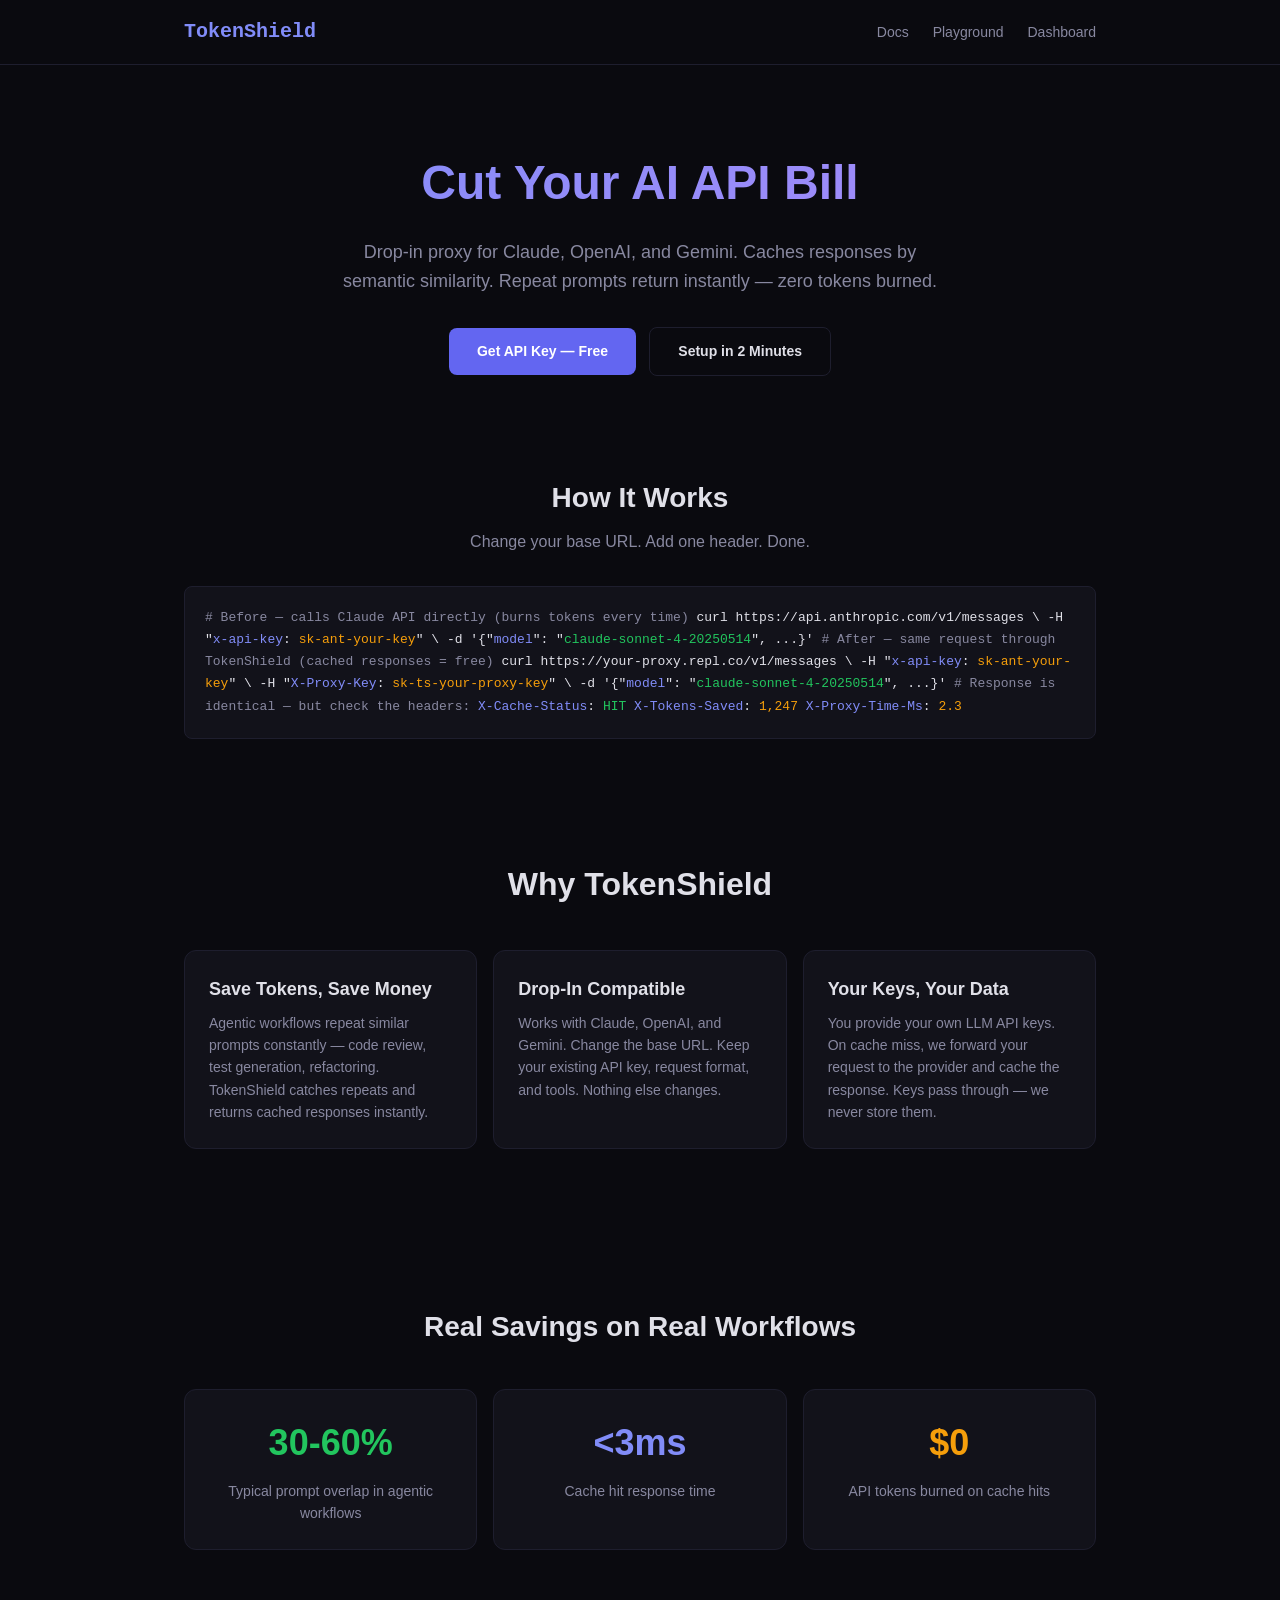
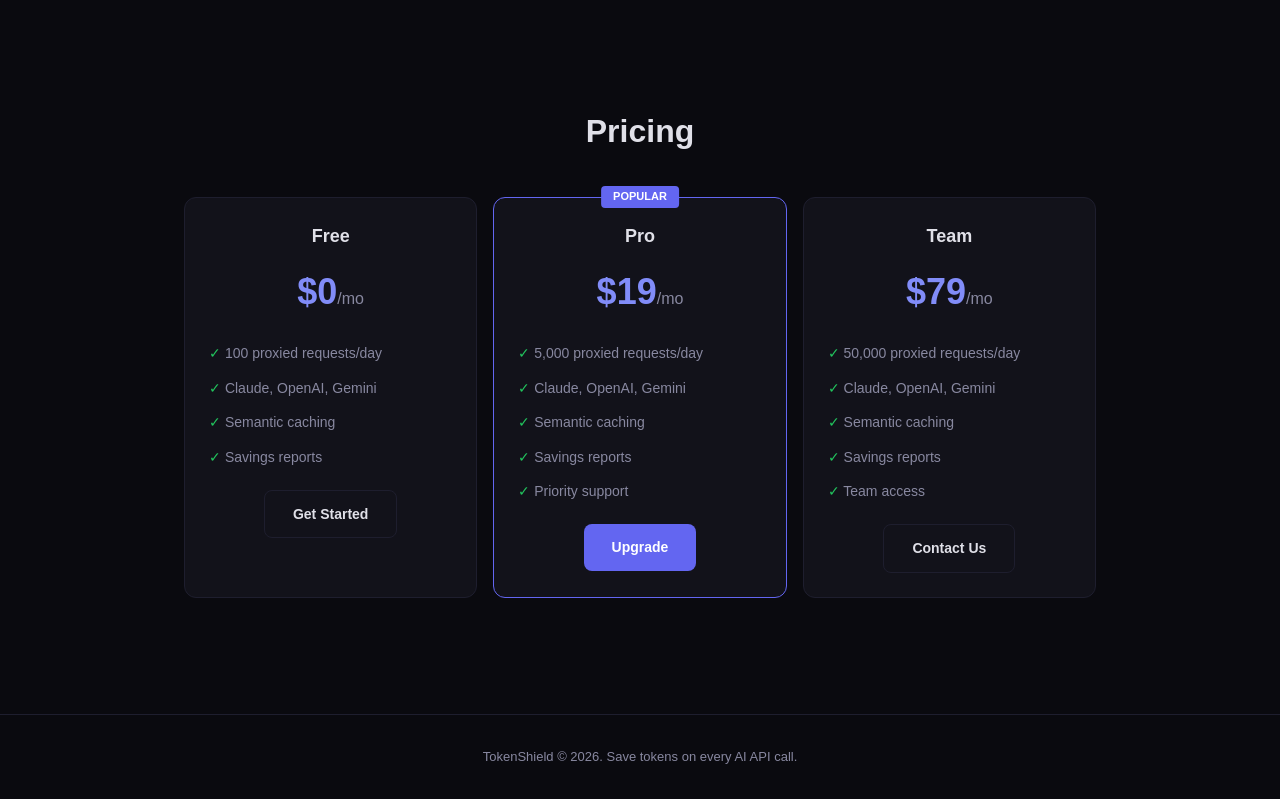
<file: static/index.html>
<!DOCTYPE html>
<html lang="en">
<head>
  <meta charset="UTF-8">
  <meta name="viewport" content="width=device-width, initial-scale=1.0">
  <title>TokenShield — Cut Your AI API Bill</title>
  <link rel="stylesheet" href="/static/styles.css">
</head>
<body>

<nav>
  <div class="container">
    <span class="logo">TokenShield</span>
    <ul>
      <li><a href="/docs">Docs</a></li>
      <li><a href="/playground">Playground</a></li>
      <li><a href="/dashboard">Dashboard</a></li>
    </ul>
  </div>
</nav>

<div class="container">

  <div class="hero">
    <h1>Cut Your AI API Bill</h1>
    <p>Drop-in proxy for Claude, OpenAI, and Gemini. Caches responses by semantic similarity. Repeat prompts return instantly — zero tokens burned.</p>
    <a href="#pricing" class="btn btn-primary">Get API Key — Free</a>
    &nbsp;
    <a href="/docs" class="btn btn-outline">Setup in 2 Minutes</a>
  </div>

  <section>
    <h2 style="text-align:center;font-size:28px;margin-bottom:8px;">How It Works</h2>
    <p style="text-align:center;color:var(--text-dim);margin-bottom:32px;">Change your base URL. Add one header. Done.</p>
    <div class="code-block">
<span class="comment"># Before — calls Claude API directly (burns tokens every time)</span>
curl https://api.anthropic.com/v1/messages \
  -H "<span class="key">x-api-key</span>: <span class="value">sk-ant-your-key</span>" \
  -d '{"<span class="key">model</span>": "<span class="string">claude-sonnet-4-20250514</span>", ...}'

<span class="comment"># After — same request through TokenShield (cached responses = free)</span>
curl https://your-proxy.repl.co/v1/messages \
  -H "<span class="key">x-api-key</span>: <span class="value">sk-ant-your-key</span>" \
  -H "<span class="key">X-Proxy-Key</span>: <span class="value">sk-ts-your-proxy-key</span>" \
  -d '{"<span class="key">model</span>": "<span class="string">claude-sonnet-4-20250514</span>", ...}'

<span class="comment"># Response is identical — but check the headers:</span>
<span class="key">X-Cache-Status</span>: <span class="string">HIT</span>
<span class="key">X-Tokens-Saved</span>: <span class="value">1,247</span>
<span class="key">X-Proxy-Time-Ms</span>: <span class="value">2.3</span>
    </div>
  </section>

  <section class="features">
    <h2>Why TokenShield</h2>
    <div class="grid-3">
      <div class="card">
        <h3>Save Tokens, Save Money</h3>
        <p>Agentic workflows repeat similar prompts constantly — code review, test generation, refactoring. TokenShield catches repeats and returns cached responses instantly.</p>
      </div>
      <div class="card">
        <h3>Drop-In Compatible</h3>
        <p>Works with Claude, OpenAI, and Gemini. Change the base URL. Keep your existing API key, request format, and tools. Nothing else changes.</p>
      </div>
      <div class="card">
        <h3>Your Keys, Your Data</h3>
        <p>You provide your own LLM API keys. On cache miss, we forward your request to the provider and cache the response. Keys pass through — we never store them.</p>
      </div>
    </div>
  </section>

  <section>
    <h2 style="text-align:center;font-size:28px;margin-bottom:32px;">Real Savings on Real Workflows</h2>
    <div class="grid-3">
      <div class="card" style="text-align:center;">
        <div style="font-size:36px;font-weight:800;color:var(--green);">30-60%</div>
        <p style="margin-top:8px;">Typical prompt overlap in agentic workflows</p>
      </div>
      <div class="card" style="text-align:center;">
        <div style="font-size:36px;font-weight:800;color:var(--accent-glow);">&lt;3ms</div>
        <p style="margin-top:8px;">Cache hit response time</p>
      </div>
      <div class="card" style="text-align:center;">
        <div style="font-size:36px;font-weight:800;color:var(--amber);">$0</div>
        <p style="margin-top:8px;">API tokens burned on cache hits</p>
      </div>
    </div>
  </section>

  <section class="pricing" id="pricing">
    <h2>Pricing</h2>
    <div class="grid-3">
      <div class="card price-card">
        <h3>Free</h3>
        <div class="price">$0<span>/mo</span></div>
        <ul>
          <li>100 proxied requests/day</li>
          <li>Claude, OpenAI, Gemini</li>
          <li>Semantic caching</li>
          <li>Savings reports</li>
        </ul>
        <a href="/dashboard" class="btn btn-outline">Get Started</a>
      </div>
      <div class="card price-card popular">
        <h3>Pro</h3>
        <div class="price">$19<span>/mo</span></div>
        <ul>
          <li>5,000 proxied requests/day</li>
          <li>Claude, OpenAI, Gemini</li>
          <li>Semantic caching</li>
          <li>Savings reports</li>
          <li>Priority support</li>
        </ul>
        <a href="/dashboard" class="btn btn-primary">Upgrade</a>
      </div>
      <div class="card price-card">
        <h3>Team</h3>
        <div class="price">$79<span>/mo</span></div>
        <ul>
          <li>50,000 proxied requests/day</li>
          <li>Claude, OpenAI, Gemini</li>
          <li>Semantic caching</li>
          <li>Savings reports</li>
          <li>Team access</li>
        </ul>
        <a href="/dashboard" class="btn btn-outline">Contact Us</a>
      </div>
    </div>
  </section>

</div>

<footer>
  <div class="container">
    TokenShield &copy; 2026. Save tokens on every AI API call.
  </div>
</footer>

</body>
</html>
</file>
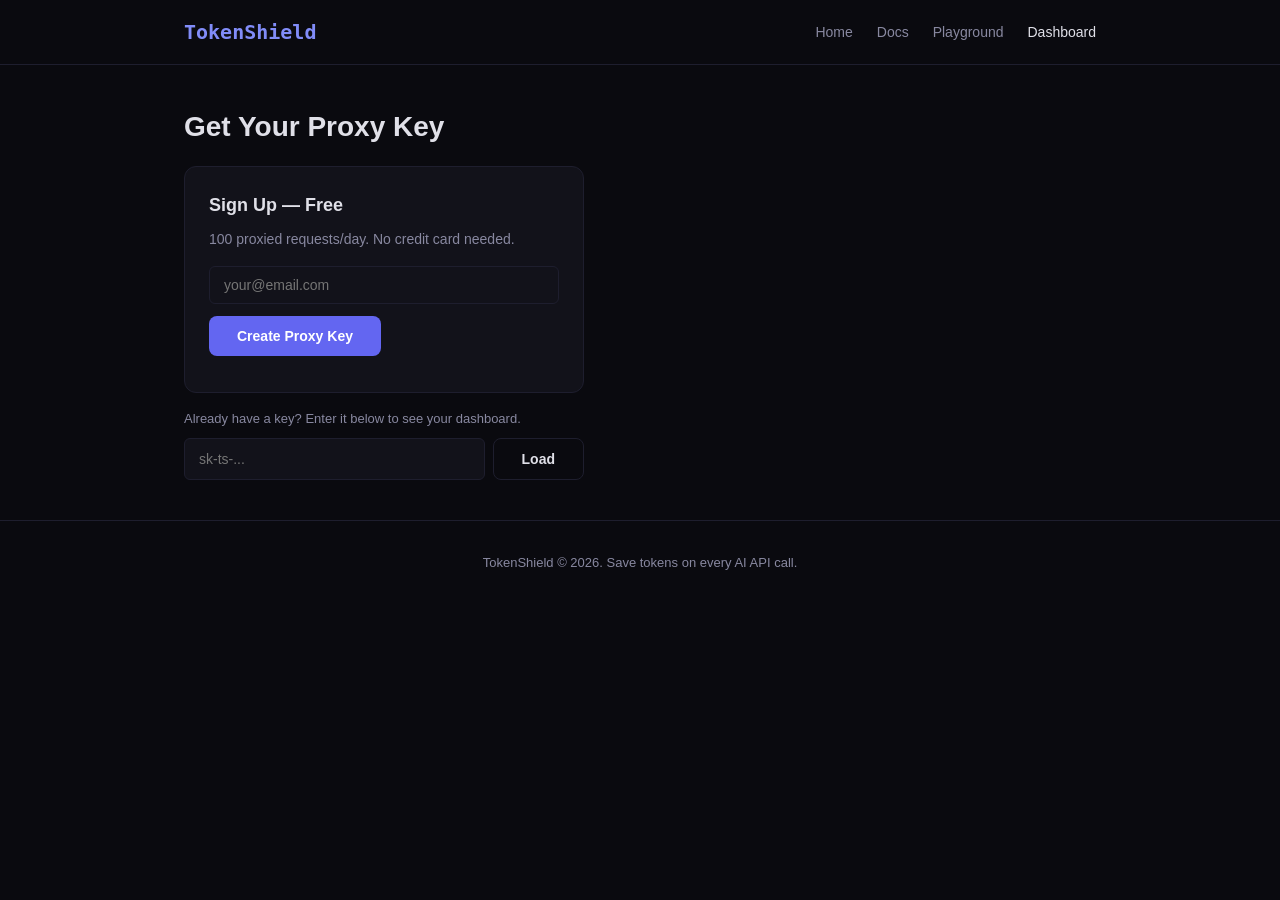
<file: static/dashboard.html>
<!DOCTYPE html>
<html lang="en">
<head>
  <meta charset="UTF-8">
  <meta name="viewport" content="width=device-width, initial-scale=1.0">
  <title>TokenShield — Dashboard</title>
  <link rel="stylesheet" href="/static/styles.css">
</head>
<body>

<nav>
  <div class="container">
    <span class="logo">TokenShield</span>
    <ul>
      <li><a href="/">Home</a></li>
      <li><a href="/docs">Docs</a></li>
      <li><a href="/playground">Playground</a></li>
      <li><a href="/dashboard" style="color:var(--text)">Dashboard</a></li>
    </ul>
  </div>
</nav>

<div class="container">

  <!-- Sign up / Login -->
  <section id="auth-section">
    <h2 style="font-size:28px;margin-bottom:16px;">Get Your Proxy Key</h2>

    <div id="signup-form" class="card" style="max-width:400px;">
      <h3>Sign Up — Free</h3>
      <p style="margin-bottom:16px;">100 proxied requests/day. No credit card needed.</p>
      <input type="email" id="signup-email" placeholder="your@email.com" style="margin-bottom:12px;">
      <button class="btn btn-primary" onclick="signup()" id="signup-btn">Create Proxy Key</button>
      <div id="signup-result" style="margin-top:12px;font-family:var(--mono);font-size:13px;"></div>
    </div>

    <div style="margin-top:16px;">
      <p style="color:var(--text-dim);font-size:13px;">Already have a key? Enter it below to see your dashboard.</p>
      <div style="display:flex;gap:8px;margin-top:8px;max-width:400px;">
        <input type="text" id="api-key-input" placeholder="sk-ts-...">
        <button class="btn btn-outline" onclick="loadDashboard()">Load</button>
      </div>
    </div>
  </section>

  <!-- Dashboard (hidden until key entered) -->
  <section id="dashboard-section" style="display:none;">
    <div style="display:flex;justify-content:space-between;align-items:center;margin-bottom:16px;">
      <h2 style="font-size:28px;">Dashboard</h2>
      <button class="btn btn-outline" onclick="logout()" style="font-size:12px;padding:6px 16px;">Sign Out</button>
    </div>

    <div class="stat-grid" id="stats">
      <div class="card stat-card">
        <div class="number" id="stat-saved">-</div>
        <div class="label">Tokens Saved</div>
      </div>
      <div class="card stat-card">
        <div class="number" id="stat-hits">-</div>
        <div class="label">Cache Hits</div>
      </div>
      <div class="card stat-card">
        <div class="number" id="stat-requests">-</div>
        <div class="label">Total Requests</div>
      </div>
      <div class="card stat-card">
        <div class="number" id="stat-tier">-</div>
        <div class="label">Current Tier</div>
      </div>
    </div>

    <!-- Usage -->
    <div class="card" style="margin-top:16px;">
      <h3>Today's Usage</h3>
      <div class="attestation" style="border:none;padding:0;">
        <div class="row"><span>Requests Today</span><span id="usage-today">-</span></div>
        <div class="row"><span>Daily Limit</span><span id="usage-limit">-</span></div>
        <div class="row"><span>Cache Hit Rate</span><span class="safe" id="usage-hitrate">-</span></div>
      </div>
    </div>

    <!-- Savings by Provider -->
    <div class="card" style="margin-top:16px;">
      <h3>Savings by Provider</h3>
      <div id="savings-breakdown" style="margin-top:12px;">
        <p style="color:var(--text-dim);font-size:13px;">Loading...</p>
      </div>
    </div>

    <!-- Your Key -->
    <div class="card" style="margin-top:16px;">
      <h3>Your Proxy Key</h3>
      <div style="font-family:var(--mono);font-size:14px;padding:8px 0;color:var(--accent-glow);" id="display-key">-</div>
    </div>

    <!-- Actions -->
    <div class="card" style="margin-top:16px;">
      <h3>Actions</h3>
      <div style="display:flex;gap:8px;margin-top:8px;">
        <button class="btn btn-outline" onclick="clearCache()">Clear Cache</button>
        <button class="btn btn-outline" onclick="loadDashboard()">Refresh</button>
      </div>
      <div id="action-result" style="margin-top:8px;font-family:var(--mono);font-size:13px;"></div>
    </div>
  </section>

</div>

<footer>
  <div class="container">
    TokenShield &copy; 2026. Save tokens on every AI API call.
  </div>
</footer>

<script>
const STORAGE_KEY = 'tokenshield_api_key';

// Check for saved key on load
window.addEventListener('DOMContentLoaded', () => {
  const saved = localStorage.getItem(STORAGE_KEY);
  if (saved) {
    document.getElementById('api-key-input').value = saved;
    loadDashboard();
  }
});

async function signup() {
  const email = document.getElementById('signup-email').value.trim();
  if (!email) return;

  const btn = document.getElementById('signup-btn');
  const result = document.getElementById('signup-result');
  btn.disabled = true;
  btn.textContent = 'Creating...';

  try {
    const resp = await fetch('/v1/signup', {
      method: 'POST',
      headers: {'Content-Type': 'application/json'},
      body: JSON.stringify({email}),
    });
    const data = await resp.json();

    if (resp.ok) {
      localStorage.setItem(STORAGE_KEY, data.api_key);
      result.innerHTML = `<span style="color:var(--green)">Key created!</span><br>` +
        `<code style="color:var(--accent-glow)">${data.api_key}</code><br>` +
        `<span style="color:var(--amber);font-size:11px;">Save this key. It cannot be retrieved later.</span>`;
      document.getElementById('api-key-input').value = data.api_key;
      setTimeout(() => loadDashboard(), 1500);
    } else {
      result.innerHTML = `<span style="color:var(--red)">${data.detail || 'Error'}</span>`;
    }
  } catch (e) {
    result.innerHTML = `<span style="color:var(--red)">Error: ${e.message}</span>`;
  }

  btn.disabled = false;
  btn.textContent = 'Create Proxy Key';
}

async function loadDashboard() {
  const key = document.getElementById('api-key-input').value.trim();
  if (!key) return;

  localStorage.setItem(STORAGE_KEY, key);

  try {
    // Load status
    const resp = await fetch('/v1/status', {
      headers: {'X-Proxy-Key': key},
    });

    if (!resp.ok) {
      alert('Invalid proxy key or server error');
      return;
    }

    const data = await resp.json();

    // Show dashboard
    document.getElementById('auth-section').style.display = 'none';
    document.getElementById('dashboard-section').style.display = 'block';

    // Populate stats
    const acct = data.account;
    document.getElementById('stat-saved').textContent = (acct.total_tokens_saved || 0).toLocaleString();
    document.getElementById('stat-hits').textContent = (acct.total_cache_hits || 0).toLocaleString();
    document.getElementById('stat-requests').textContent = (acct.total_requests || 0).toLocaleString();
    document.getElementById('stat-tier').textContent = (acct.tier || 'free').toUpperCase();
    document.getElementById('display-key').textContent = key;
    document.getElementById('usage-today').textContent = acct.requests_today || 0;
    document.getElementById('usage-limit').textContent = (acct.request_limit || 100).toLocaleString();

    const hitRate = data.cache && data.cache.hit_rate != null
      ? (data.cache.hit_rate * 100).toFixed(1) + '%'
      : '0%';
    document.getElementById('usage-hitrate').textContent = hitRate;

    // Load savings breakdown
    loadSavings(key);

  } catch (e) {
    alert('Connection error: ' + e.message);
  }
}

async function loadSavings(key) {
  try {
    const resp = await fetch('/v1/savings', {
      headers: {'X-Proxy-Key': key},
    });
    if (!resp.ok) return;

    const data = await resp.json();
    const container = document.getElementById('savings-breakdown');

    const providers = Object.entries(data.by_provider || {});
    if (providers.length > 0) {
      let html = '<div class="attestation" style="border:none;padding:0;">';
      for (const [name, stats] of providers) {
        html += `<div class="row">
          <span>${name}</span>
          <span class="safe">${(stats.tokens_saved || 0).toLocaleString()} saved (${stats.cache_hits || 0} hits / ${stats.requests || 0} reqs)</span>
        </div>`;
      }
      html += `<div class="row" style="margin-top:8px;font-weight:700;">
        <span>Total Savings</span>
        <span class="safe">${data.savings_percent || 0}%</span>
      </div>`;
      html += '</div>';
      container.innerHTML = html;
    } else {
      container.innerHTML = '<p style="color:var(--text-dim);font-size:13px;">No usage yet. Send your first proxied request to see savings.</p>';
    }
  } catch (e) {
    // Ignore savings load failure
  }
}

async function clearCache() {
  const key = localStorage.getItem(STORAGE_KEY);
  if (!key) return;

  const result = document.getElementById('action-result');
  try {
    const resp = await fetch('/v1/cache/clear', {
      method: 'DELETE',
      headers: {'X-Proxy-Key': key},
    });
    const data = await resp.json();
    if (resp.ok) {
      result.innerHTML = `<span style="color:var(--green)">Cache cleared. ${data.cleared || 0} entries removed.</span>`;
    } else {
      result.innerHTML = `<span style="color:var(--red)">${data.detail || 'Error'}</span>`;
    }
  } catch (e) {
    result.innerHTML = `<span style="color:var(--red)">Error: ${e.message}</span>`;
  }
}

function logout() {
  localStorage.removeItem(STORAGE_KEY);
  document.getElementById('auth-section').style.display = 'block';
  document.getElementById('dashboard-section').style.display = 'none';
  document.getElementById('api-key-input').value = '';
}
</script>

</body>
</html>
</file>
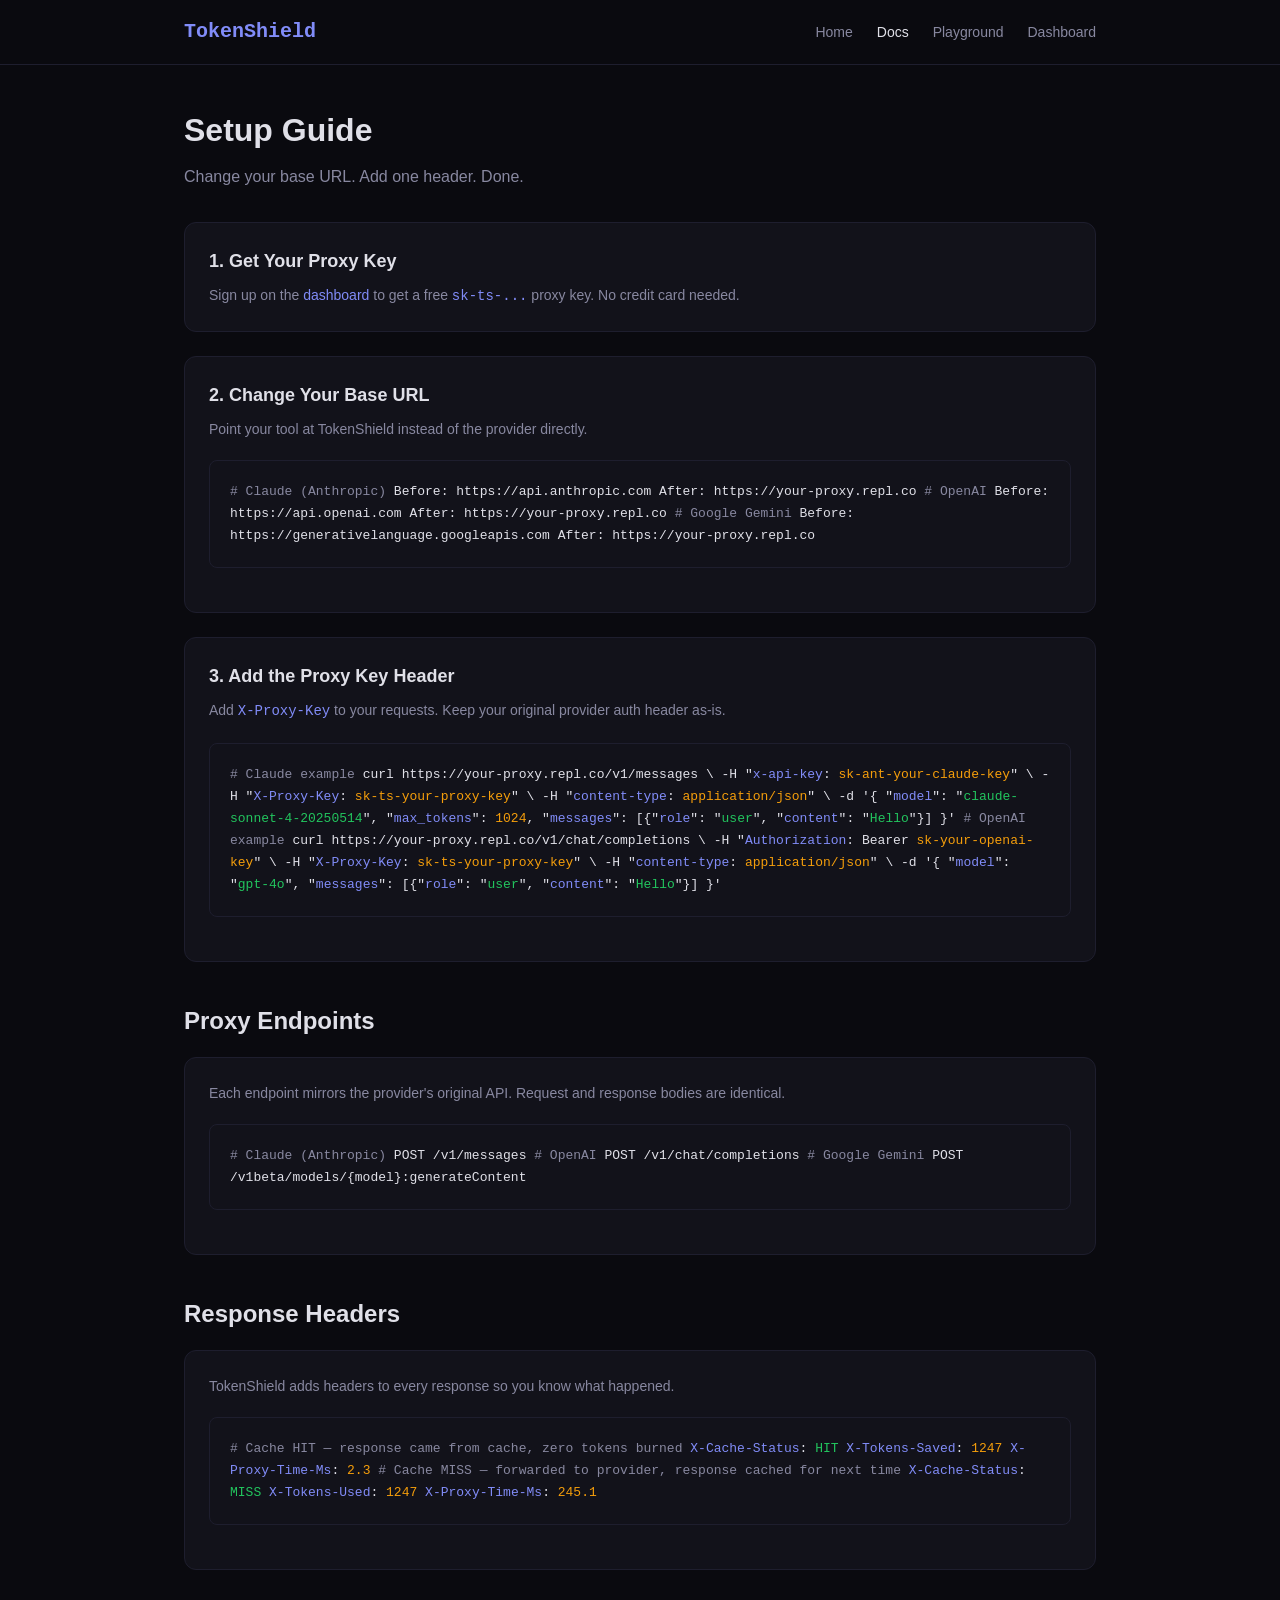
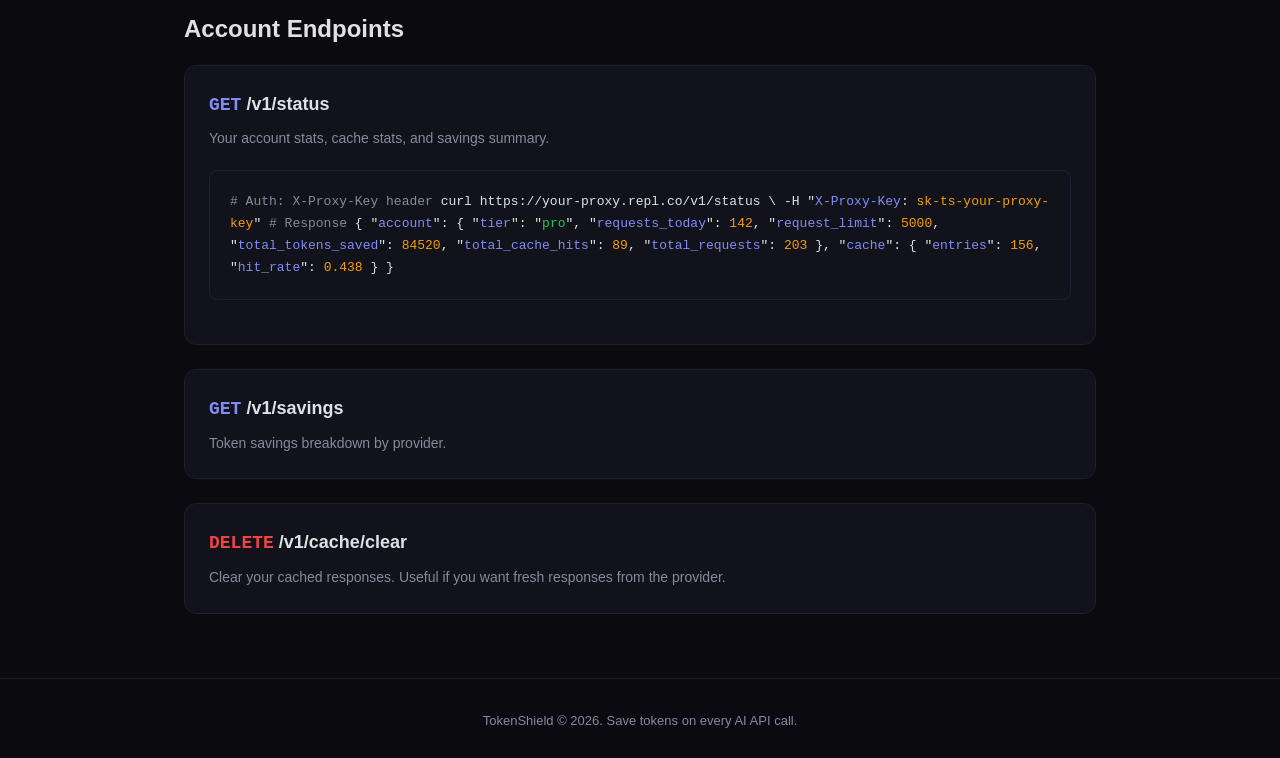
<file: static/docs.html>
<!DOCTYPE html>
<html lang="en">
<head>
  <meta charset="UTF-8">
  <meta name="viewport" content="width=device-width, initial-scale=1.0">
  <title>TokenShield — Setup Guide</title>
  <link rel="stylesheet" href="/static/styles.css">
</head>
<body>

<nav>
  <div class="container">
    <span class="logo">TokenShield</span>
    <ul>
      <li><a href="/">Home</a></li>
      <li><a href="/docs" style="color:var(--text)">Docs</a></li>
      <li><a href="/playground">Playground</a></li>
      <li><a href="/dashboard">Dashboard</a></li>
    </ul>
  </div>
</nav>

<div class="container">
  <section>
    <h1 style="font-size:32px;margin-bottom:8px;">Setup Guide</h1>
    <p style="color:var(--text-dim);margin-bottom:32px;">
      Change your base URL. Add one header. Done.
    </p>

    <!-- Step 1 -->
    <div class="card" style="margin-bottom:24px;">
      <h3>1. Get Your Proxy Key</h3>
      <p>Sign up on the <a href="/dashboard">dashboard</a> to get a free <code style="color:var(--accent-glow)">sk-ts-...</code> proxy key. No credit card needed.</p>
    </div>

    <!-- Step 2 -->
    <div class="card" style="margin-bottom:24px;">
      <h3>2. Change Your Base URL</h3>
      <p>Point your tool at TokenShield instead of the provider directly.</p>
      <div class="code-block">
<span class="comment"># Claude (Anthropic)</span>
Before: https://api.anthropic.com
After:  https://your-proxy.repl.co

<span class="comment"># OpenAI</span>
Before: https://api.openai.com
After:  https://your-proxy.repl.co

<span class="comment"># Google Gemini</span>
Before: https://generativelanguage.googleapis.com
After:  https://your-proxy.repl.co
      </div>
    </div>

    <!-- Step 3 -->
    <div class="card" style="margin-bottom:24px;">
      <h3>3. Add the Proxy Key Header</h3>
      <p>Add <code style="color:var(--accent-glow)">X-Proxy-Key</code> to your requests. Keep your original provider auth header as-is.</p>
      <div class="code-block">
<span class="comment"># Claude example</span>
curl https://your-proxy.repl.co/v1/messages \
  -H "<span class="key">x-api-key</span>: <span class="value">sk-ant-your-claude-key</span>" \
  -H "<span class="key">X-Proxy-Key</span>: <span class="value">sk-ts-your-proxy-key</span>" \
  -H "<span class="key">content-type</span>: <span class="value">application/json</span>" \
  -d '{
    "<span class="key">model</span>": "<span class="string">claude-sonnet-4-20250514</span>",
    "<span class="key">max_tokens</span>": <span class="value">1024</span>,
    "<span class="key">messages</span>": [{"<span class="key">role</span>": "<span class="string">user</span>", "<span class="key">content</span>": "<span class="string">Hello</span>"}]
  }'

<span class="comment"># OpenAI example</span>
curl https://your-proxy.repl.co/v1/chat/completions \
  -H "<span class="key">Authorization</span>: Bearer <span class="value">sk-your-openai-key</span>" \
  -H "<span class="key">X-Proxy-Key</span>: <span class="value">sk-ts-your-proxy-key</span>" \
  -H "<span class="key">content-type</span>: <span class="value">application/json</span>" \
  -d '{
    "<span class="key">model</span>": "<span class="string">gpt-4o</span>",
    "<span class="key">messages</span>": [{"<span class="key">role</span>": "<span class="string">user</span>", "<span class="key">content</span>": "<span class="string">Hello</span>"}]
  }'
      </div>
    </div>

    <!-- API Endpoints -->
    <h2 style="margin-top:40px;margin-bottom:16px;">Proxy Endpoints</h2>
    <div class="card" style="margin-bottom:24px;">
      <p>Each endpoint mirrors the provider's original API. Request and response bodies are identical.</p>
      <div class="code-block">
<span class="comment"># Claude (Anthropic)</span>
POST /v1/messages

<span class="comment"># OpenAI</span>
POST /v1/chat/completions

<span class="comment"># Google Gemini</span>
POST /v1beta/models/{model}:generateContent
      </div>
    </div>

    <!-- Response Headers -->
    <h2 style="margin-top:40px;margin-bottom:16px;">Response Headers</h2>
    <div class="card" style="margin-bottom:24px;">
      <p>TokenShield adds headers to every response so you know what happened.</p>
      <div class="code-block">
<span class="comment"># Cache HIT — response came from cache, zero tokens burned</span>
<span class="key">X-Cache-Status</span>: <span class="string">HIT</span>
<span class="key">X-Tokens-Saved</span>: <span class="value">1247</span>
<span class="key">X-Proxy-Time-Ms</span>: <span class="value">2.3</span>

<span class="comment"># Cache MISS — forwarded to provider, response cached for next time</span>
<span class="key">X-Cache-Status</span>: <span class="string">MISS</span>
<span class="key">X-Tokens-Used</span>: <span class="value">1247</span>
<span class="key">X-Proxy-Time-Ms</span>: <span class="value">245.1</span>
      </div>
    </div>

    <!-- Account Endpoints -->
    <h2 style="margin-top:40px;margin-bottom:16px;">Account Endpoints</h2>

    <div class="card" style="margin-bottom:24px;">
      <h3><span style="color:var(--accent-glow);font-family:var(--mono);">GET</span> /v1/status</h3>
      <p>Your account stats, cache stats, and savings summary.</p>
      <div class="code-block">
<span class="comment"># Auth: X-Proxy-Key header</span>
curl https://your-proxy.repl.co/v1/status \
  -H "<span class="key">X-Proxy-Key</span>: <span class="value">sk-ts-your-proxy-key</span>"

<span class="comment"># Response</span>
{
  "<span class="key">account</span>": {
    "<span class="key">tier</span>": "<span class="string">pro</span>",
    "<span class="key">requests_today</span>": <span class="value">142</span>,
    "<span class="key">request_limit</span>": <span class="value">5000</span>,
    "<span class="key">total_tokens_saved</span>": <span class="value">84520</span>,
    "<span class="key">total_cache_hits</span>": <span class="value">89</span>,
    "<span class="key">total_requests</span>": <span class="value">203</span>
  },
  "<span class="key">cache</span>": {
    "<span class="key">entries</span>": <span class="value">156</span>,
    "<span class="key">hit_rate</span>": <span class="value">0.438</span>
  }
}
      </div>
    </div>

    <div class="card" style="margin-bottom:24px;">
      <h3><span style="color:var(--accent-glow);font-family:var(--mono);">GET</span> /v1/savings</h3>
      <p>Token savings breakdown by provider.</p>
    </div>

    <div class="card" style="margin-bottom:24px;">
      <h3><span style="color:var(--red);font-family:var(--mono);">DELETE</span> /v1/cache/clear</h3>
      <p>Clear your cached responses. Useful if you want fresh responses from the provider.</p>
    </div>

  </section>
</div>

<footer>
  <div class="container">
    TokenShield &copy; 2026. Save tokens on every AI API call.
  </div>
</footer>

</body>
</html>
</file>
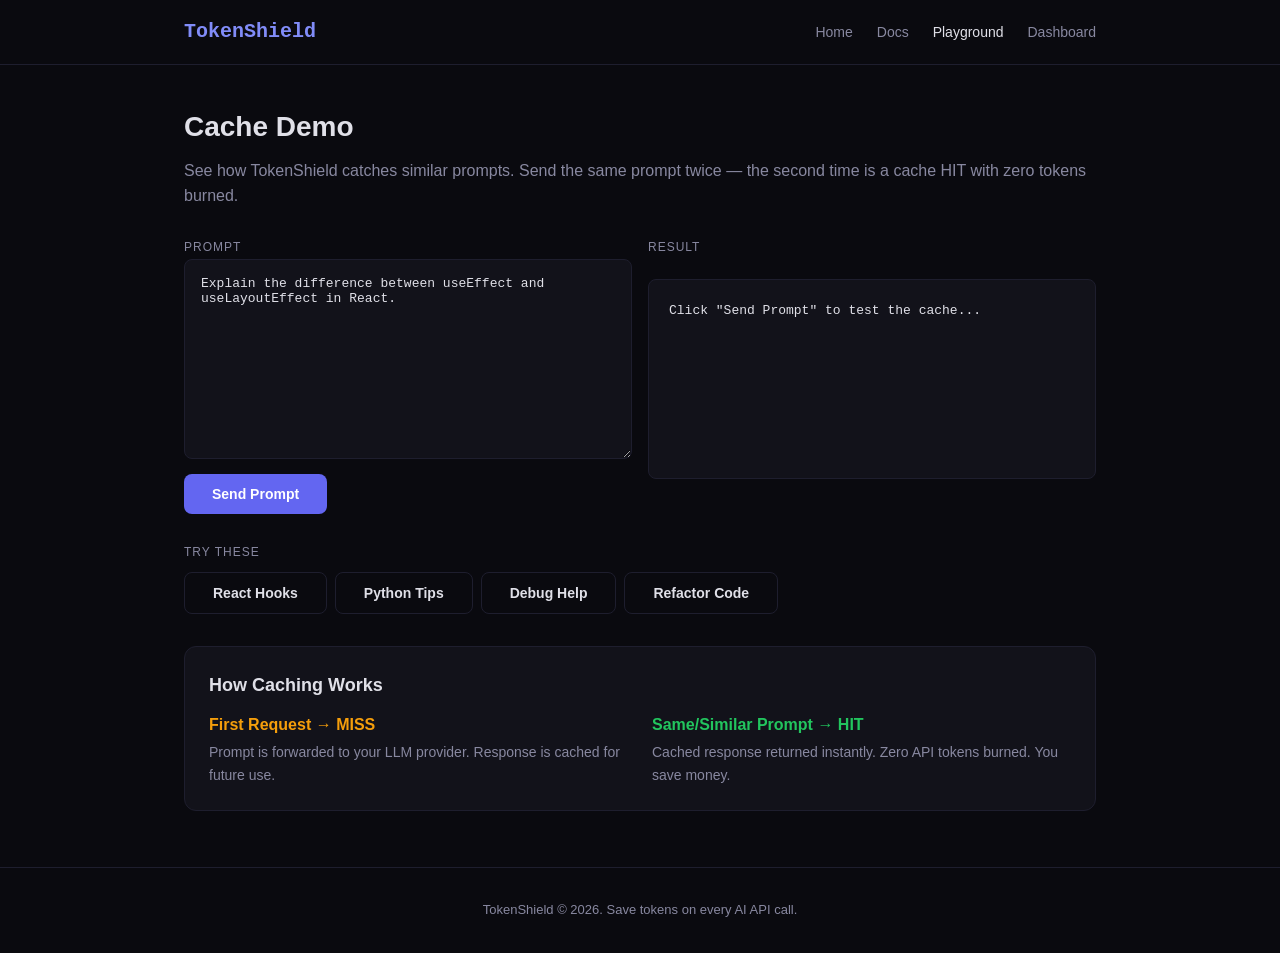
<file: static/playground.html>
<!DOCTYPE html>
<html lang="en">
<head>
  <meta charset="UTF-8">
  <meta name="viewport" content="width=device-width, initial-scale=1.0">
  <title>TokenShield — Playground</title>
  <link rel="stylesheet" href="/static/styles.css">
</head>
<body>

<nav>
  <div class="container">
    <span class="logo">TokenShield</span>
    <ul>
      <li><a href="/">Home</a></li>
      <li><a href="/docs">Docs</a></li>
      <li><a href="/playground" style="color:var(--text)">Playground</a></li>
      <li><a href="/dashboard">Dashboard</a></li>
    </ul>
  </div>
</nav>

<div class="container">
  <section>
    <h2 style="font-size:28px;margin-bottom:8px;">Cache Demo</h2>
    <p style="color:var(--text-dim);margin-bottom:24px;">
      See how TokenShield catches similar prompts. Send the same prompt twice — the second time is a cache HIT with zero tokens burned.
    </p>

    <div class="playground-area">
      <div>
        <label style="font-size:12px;color:var(--text-dim);text-transform:uppercase;letter-spacing:1px;">Prompt</label>
        <textarea id="input" placeholder="Type a prompt here...">Explain the difference between useEffect and useLayoutEffect in React.</textarea>
        <br>
        <div style="display:flex;gap:8px;align-items:center;margin-top:8px;">
          <button class="btn btn-primary" onclick="runDemo()" id="demoBtn">Send Prompt</button>
          <span id="timing" style="color:var(--text-dim);font-size:13px;"></span>
        </div>
      </div>
      <div>
        <label style="font-size:12px;color:var(--text-dim);text-transform:uppercase;letter-spacing:1px;">Result</label>
        <div id="output" class="code-block" style="min-height:200px;white-space:pre-wrap;">Click "Send Prompt" to test the cache...</div>
      </div>
    </div>

    <!-- Quick examples -->
    <div style="margin-top:24px;">
      <label style="font-size:12px;color:var(--text-dim);text-transform:uppercase;letter-spacing:1px;">Try These</label>
      <div style="display:flex;gap:8px;margin-top:8px;flex-wrap:wrap;">
        <button class="btn btn-outline" onclick="loadExample('react')">React Hooks</button>
        <button class="btn btn-outline" onclick="loadExample('python')">Python Tips</button>
        <button class="btn btn-outline" onclick="loadExample('debug')">Debug Help</button>
        <button class="btn btn-outline" onclick="loadExample('refactor')">Refactor Code</button>
      </div>
    </div>

    <!-- How it works -->
    <div class="card" style="margin-top:32px;">
      <h3>How Caching Works</h3>
      <div style="display:grid;grid-template-columns:1fr 1fr;gap:24px;margin-top:12px;">
        <div>
          <div style="color:var(--amber);font-weight:700;margin-bottom:4px;">First Request → MISS</div>
          <p>Prompt is forwarded to your LLM provider. Response is cached for future use.</p>
        </div>
        <div>
          <div style="color:var(--green);font-weight:700;margin-bottom:4px;">Same/Similar Prompt → HIT</div>
          <p>Cached response returned instantly. Zero API tokens burned. You save money.</p>
        </div>
      </div>
    </div>

  </section>
</div>

<footer>
  <div class="container">
    TokenShield &copy; 2026. Save tokens on every AI API call.
  </div>
</footer>

<script>
const examples = {
  react: "Explain the difference between useEffect and useLayoutEffect in React.",
  python: "What are the best practices for Python list comprehensions vs generator expressions?",
  debug: "How do I debug a memory leak in a Node.js application?",
  refactor: "Refactor this function to use async/await instead of callbacks.",
};

function loadExample(key) {
  document.getElementById('input').value = examples[key] || '';
}

async function runDemo() {
  const text = document.getElementById('input').value.trim();
  if (!text) return;

  const btn = document.getElementById('demoBtn');
  const output = document.getElementById('output');
  const timing = document.getElementById('timing');

  btn.disabled = true;
  btn.textContent = 'Sending...';
  output.textContent = 'Checking cache...';

  const apiKey = localStorage.getItem('tokenshield_api_key');

  if (!apiKey) {
    output.textContent = 'You need a proxy key to test.\n\nSign up at /dashboard to get a free key.';
    btn.disabled = false;
    btn.textContent = 'Send Prompt';
    return;
  }

  const t0 = performance.now();

  try {
    // Send as a Claude-format request through the proxy
    const resp = await fetch('/v1/messages', {
      method: 'POST',
      headers: {
        'Content-Type': 'application/json',
        'X-Proxy-Key': apiKey,
        'x-api-key': 'demo-key',
      },
      body: JSON.stringify({
        model: 'claude-sonnet-4-20250514',
        max_tokens: 256,
        messages: [{role: 'user', content: text}],
      }),
    });

    const elapsed = (performance.now() - t0).toFixed(1);

    const cacheStatus = resp.headers.get('X-Cache-Status') || '?';
    const tokensSaved = resp.headers.get('X-Tokens-Saved') || '0';
    const tokensUsed = resp.headers.get('X-Tokens-Used') || '0';
    const proxyTime = resp.headers.get('X-Proxy-Time-Ms') || elapsed;

    const statusColor = cacheStatus === 'HIT' ? 'var(--green)' : 'var(--amber)';
    timing.innerHTML = `<span style="color:${statusColor};font-weight:700;">${cacheStatus}</span> · ${proxyTime}ms`;

    if (resp.ok) {
      const data = await resp.json();
      let summary = `Cache: ${cacheStatus}\n`;
      if (cacheStatus === 'HIT') {
        summary += `Tokens Saved: ${tokensSaved}\n`;
        summary += `Response Time: ${proxyTime}ms\n`;
        summary += `\n--- Zero tokens burned! ---\n`;
      } else {
        summary += `Tokens Used: ${tokensUsed}\n`;
        summary += `Response Time: ${proxyTime}ms\n`;
        summary += `\n--- Cached for next time ---\n`;
      }
      summary += `\nResponse:\n${JSON.stringify(data, null, 2).substring(0, 500)}`;
      output.textContent = summary;
    } else {
      const err = await resp.json().catch(() => ({detail: resp.statusText}));
      output.textContent = JSON.stringify(err, null, 2);
    }
  } catch (e) {
    output.textContent = 'Error: ' + e.message;
  }

  btn.disabled = false;
  btn.textContent = 'Send Prompt';
}
</script>

</body>
</html>
</file>
<file: static/styles.css>
/* TokenShield Design System */
:root {
  --bg: #0a0a0f;
  --surface: #12121a;
  --border: #1e1e2e;
  --text: #e0e0e8;
  --text-dim: #8888a0;
  --accent: #6366f1;
  --accent-glow: #818cf8;
  --green: #22c55e;
  --red: #ef4444;
  --amber: #f59e0b;
  --mono: 'JetBrains Mono', 'Fira Code', monospace;
  --sans: 'Inter', -apple-system, sans-serif;
}

* { margin: 0; padding: 0; box-sizing: border-box; }

body {
  font-family: var(--sans);
  background: var(--bg);
  color: var(--text);
  line-height: 1.6;
}

a { color: var(--accent-glow); text-decoration: none; }
a:hover { text-decoration: underline; }

.container {
  max-width: 960px;
  margin: 0 auto;
  padding: 0 24px;
}

/* Navigation */
nav {
  border-bottom: 1px solid var(--border);
  padding: 16px 0;
  position: sticky;
  top: 0;
  background: var(--bg);
  z-index: 100;
}

nav .container {
  display: flex;
  justify-content: space-between;
  align-items: center;
}

.logo {
  font-size: 20px;
  font-weight: 700;
  color: var(--accent-glow);
  font-family: var(--mono);
}

nav ul {
  display: flex;
  list-style: none;
  gap: 24px;
}

nav ul a {
  color: var(--text-dim);
  font-size: 14px;
}

nav ul a:hover { color: var(--text); text-decoration: none; }

/* Hero */
.hero {
  text-align: center;
  padding: 80px 0 60px;
}

.hero h1 {
  font-size: 48px;
  font-weight: 800;
  margin-bottom: 16px;
  background: linear-gradient(135deg, var(--accent-glow), #a78bfa);
  -webkit-background-clip: text;
  -webkit-text-fill-color: transparent;
}

.hero p {
  font-size: 18px;
  color: var(--text-dim);
  max-width: 600px;
  margin: 0 auto 32px;
}

/* Buttons */
.btn {
  display: inline-block;
  padding: 12px 28px;
  border-radius: 8px;
  font-size: 14px;
  font-weight: 600;
  cursor: pointer;
  border: none;
  transition: all 0.2s;
}

.btn-primary {
  background: var(--accent);
  color: white;
}

.btn-primary:hover {
  background: var(--accent-glow);
  text-decoration: none;
}

.btn-outline {
  background: transparent;
  border: 1px solid var(--border);
  color: var(--text);
}

.btn-outline:hover {
  border-color: var(--accent);
  text-decoration: none;
}

/* Code blocks */
.code-block {
  background: var(--surface);
  border: 1px solid var(--border);
  border-radius: 8px;
  padding: 20px;
  font-family: var(--mono);
  font-size: 13px;
  overflow-x: auto;
  margin: 20px 0;
  line-height: 1.7;
}

.code-block .comment { color: var(--text-dim); }
.code-block .string { color: var(--green); }
.code-block .key { color: var(--accent-glow); }
.code-block .value { color: var(--amber); }

/* Cards */
.card {
  background: var(--surface);
  border: 1px solid var(--border);
  border-radius: 12px;
  padding: 24px;
  margin-bottom: 16px;
}

.card h3 {
  font-size: 18px;
  margin-bottom: 8px;
}

.card p {
  color: var(--text-dim);
  font-size: 14px;
}

/* Grid */
.grid-3 {
  display: grid;
  grid-template-columns: repeat(auto-fit, minmax(280px, 1fr));
  gap: 16px;
  margin: 40px 0;
}

/* Features section */
.features {
  padding: 60px 0;
}

.features h2 {
  text-align: center;
  font-size: 32px;
  margin-bottom: 40px;
}

/* Pricing */
.pricing {
  padding: 60px 0;
}

.pricing h2 {
  text-align: center;
  font-size: 32px;
  margin-bottom: 40px;
}

.price-card {
  text-align: center;
}

.price-card .price {
  font-size: 36px;
  font-weight: 800;
  color: var(--accent-glow);
  margin: 12px 0;
}

.price-card .price span {
  font-size: 16px;
  color: var(--text-dim);
  font-weight: 400;
}

.price-card ul {
  list-style: none;
  margin: 16px 0;
  text-align: left;
}

.price-card li {
  padding: 6px 0;
  color: var(--text-dim);
  font-size: 14px;
}

.price-card li::before {
  content: "✓ ";
  color: var(--green);
}

.popular {
  border-color: var(--accent);
  position: relative;
}

.popular::before {
  content: "POPULAR";
  position: absolute;
  top: -12px;
  left: 50%;
  transform: translateX(-50%);
  background: var(--accent);
  color: white;
  padding: 2px 12px;
  border-radius: 4px;
  font-size: 11px;
  font-weight: 700;
}

/* Attestation badge */
.attestation {
  background: var(--surface);
  border: 1px solid var(--border);
  border-radius: 8px;
  padding: 16px;
  font-family: var(--mono);
  font-size: 12px;
  margin: 20px 0;
}

.attestation .label {
  color: var(--text-dim);
  font-size: 10px;
  text-transform: uppercase;
  letter-spacing: 1px;
  margin-bottom: 8px;
}

.attestation .row {
  display: flex;
  justify-content: space-between;
  padding: 4px 0;
}

.attestation .safe { color: var(--green); }
.attestation .warn { color: var(--amber); }

/* Footer */
footer {
  border-top: 1px solid var(--border);
  padding: 32px 0;
  text-align: center;
  color: var(--text-dim);
  font-size: 13px;
}

/* Playground */
.playground-area {
  display: grid;
  grid-template-columns: 1fr 1fr;
  gap: 16px;
  margin: 20px 0;
}

textarea {
  width: 100%;
  min-height: 200px;
  background: var(--surface);
  border: 1px solid var(--border);
  border-radius: 8px;
  padding: 16px;
  color: var(--text);
  font-family: var(--mono);
  font-size: 13px;
  resize: vertical;
}

textarea:focus { outline: none; border-color: var(--accent); }

input[type="text"], input[type="email"], input[type="password"] {
  width: 100%;
  padding: 10px 14px;
  background: var(--surface);
  border: 1px solid var(--border);
  border-radius: 6px;
  color: var(--text);
  font-size: 14px;
}

input:focus { outline: none; border-color: var(--accent); }

/* Dashboard */
.stat-grid {
  display: grid;
  grid-template-columns: repeat(auto-fit, minmax(200px, 1fr));
  gap: 16px;
  margin: 20px 0;
}

.stat-card {
  text-align: center;
  padding: 24px;
}

.stat-card .number {
  font-size: 32px;
  font-weight: 800;
  color: var(--accent-glow);
}

.stat-card .label {
  font-size: 12px;
  color: var(--text-dim);
  text-transform: uppercase;
  letter-spacing: 1px;
  margin-top: 4px;
}

/* Section padding */
section { padding: 40px 0; }

/* Responsive */
@media (max-width: 768px) {
  .hero h1 { font-size: 32px; }
  .playground-area { grid-template-columns: 1fr; }
  nav ul { gap: 12px; }
}
</file>
